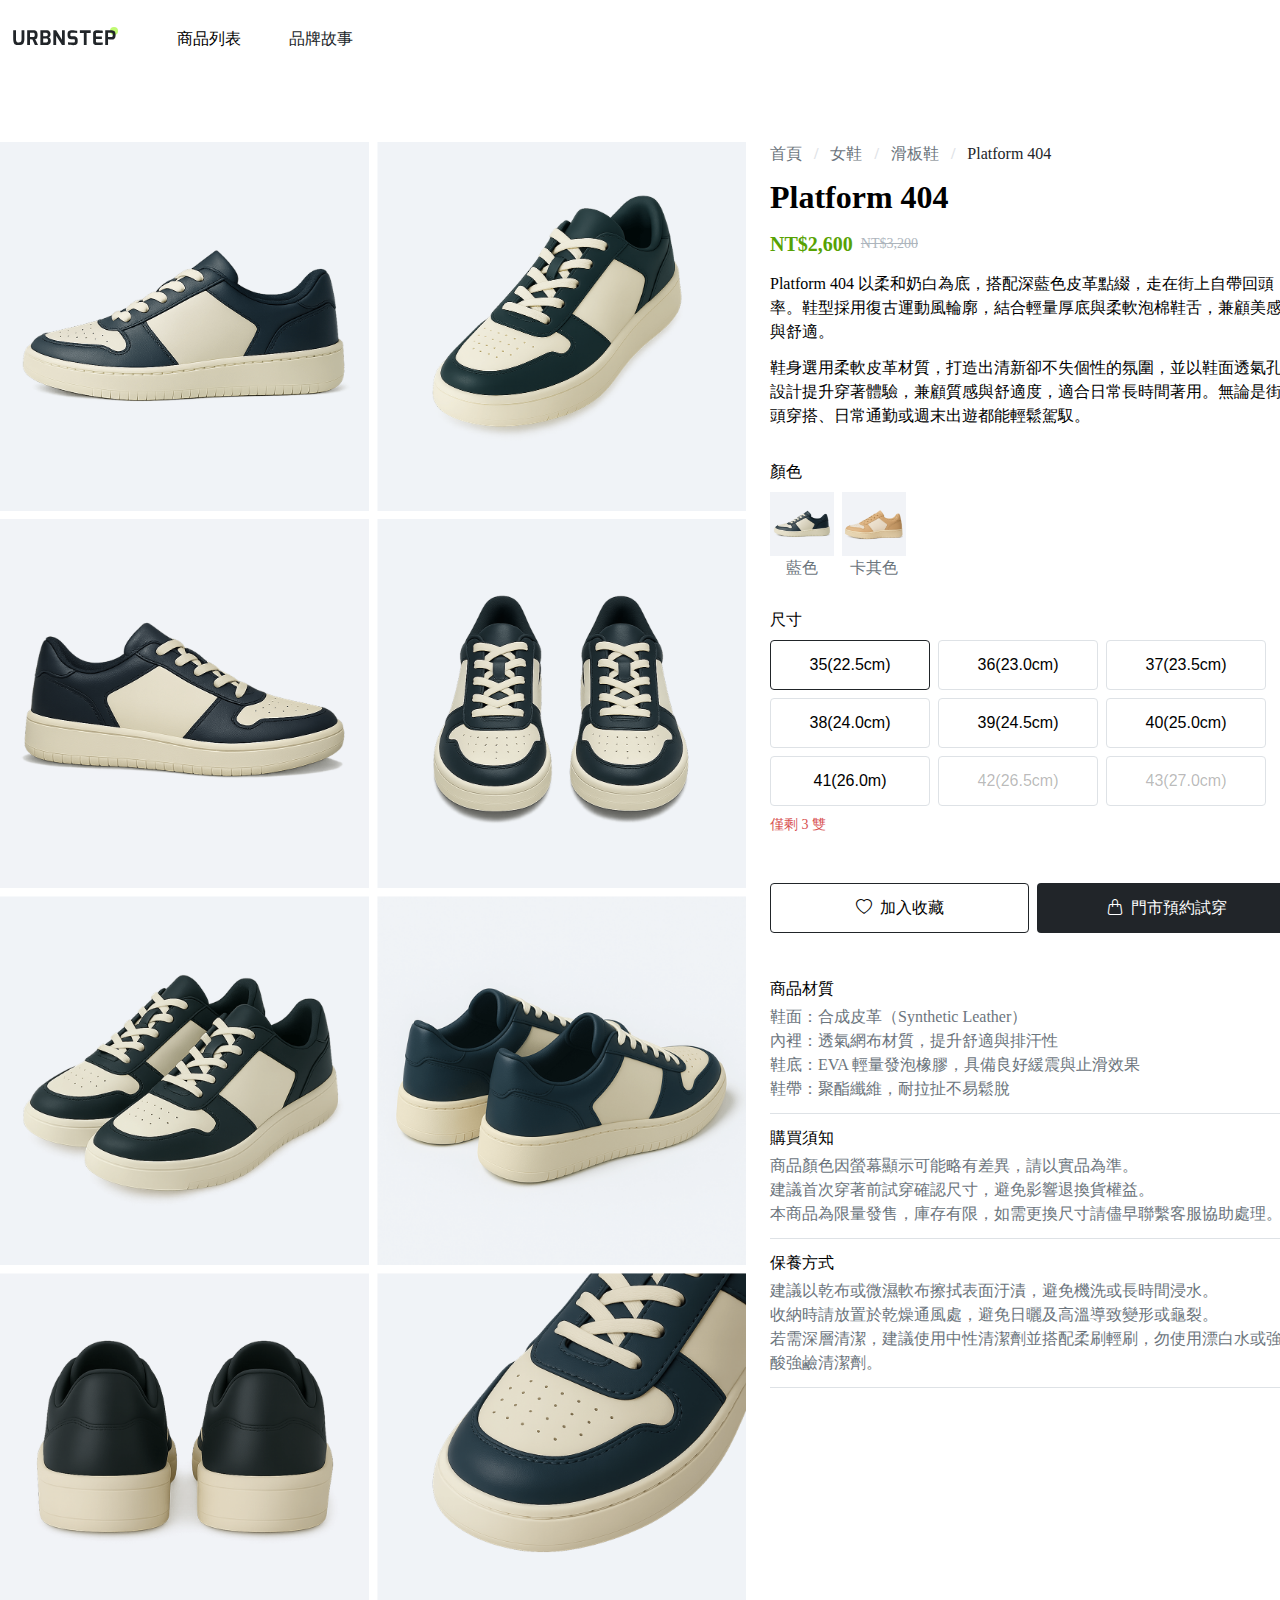
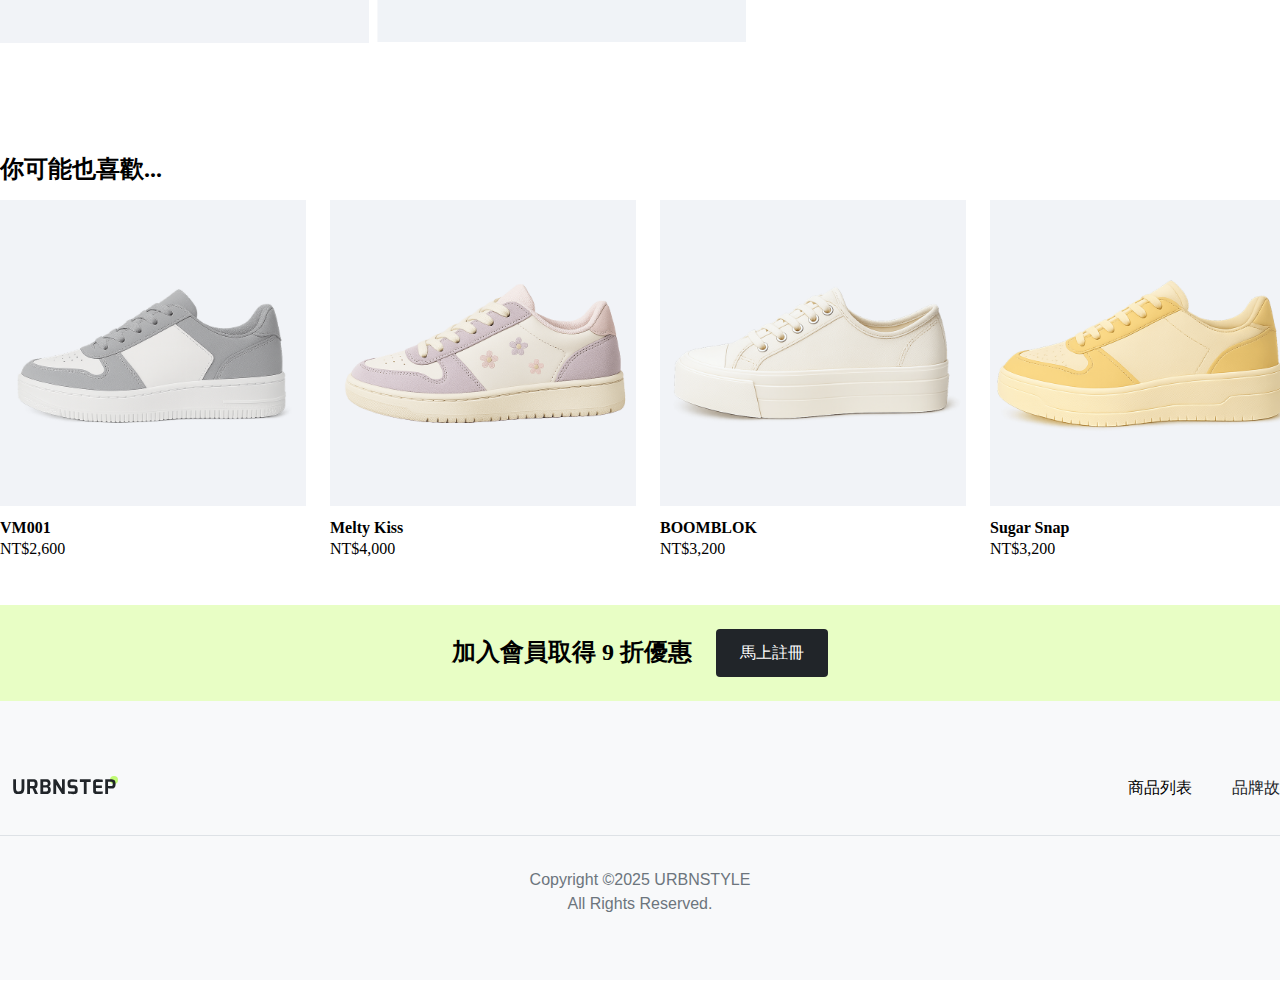
<file: product.html>
<!DOCTYPE html>
<html lang="en">
<head>
    <meta charset="UTF-8">
    <meta name="viewport" content="width=device-width, initial-scale=1.0">
    <title>w1作業-2</title>
<link rel="stylesheet" href="reset.css">
<link rel="stylesheet" href="all.css">
<link rel="stylesheet" href="product.css">
<link rel="stylesheet" href="https://cdn.jsdelivr.net/npm/bootstrap-icons@1.10.5/font/bootstrap-icons.css">

</head>
<body>
    <nav class="container py-16 d-flex align-center justify-between">
     <ul class="d-flex align-center">
     <li class="mr-48"><a href="index.html">
        <img src="img/logo.svg" alt=""></a></li>
     <li class="mr-48"><a href="products.html" class="py-12">商品列表</a></li>
     <li><a href="story.html" class="py-12 black">品牌故事</a></li>

     </ul>
     <a href="#" class="py-12"><i class="bi bi-person"></i></a>
    </nav>
    <main class="container py-64">
      <div class="row">
        <div class="col-7">
            <div class="product-row">
                <div class="product-col mb-8">
                  <img src="img/image.png" alt="商品圖片">
                </div>  
                <div class="product-col mb-8">
                  <img src="img/image-1.png" alt="商品圖片">
                </div> 
                <div class="product-col mb-8">
                  <img src="img/image-2.png" alt="商品圖片">
                </div> 
                <div class="product-col mb-8">
                  <img src="img/image-3.png" alt="商品圖片">
                </div> 
                <div class="product-col mb-8">
                  <img src="img/image-4.png" alt="商品圖片">
                </div> 
                <div class="product-col mb-8">
                  <img src="img/image-5.png" alt="商品圖片">
                </div> 
                <div class="product-col">
                  <img src="img/image-6.png" alt="商品圖片">
                </div> 
                <div class="product-col">
                  <img src="img/image-7.png" alt="商品圖片">
                </div> 
            </div>
        </div>
        <div class="col-5 mb-32">
          <nav class="mb-12">
            <ol class="d-flex breadcrumb">
              <li class="breadcrumb-item"><a href="index.html" class="breadcrumb-link">首頁</a></li>
              <li class="breadcrumb-link">女鞋</li>
              <li class="breadcrumb-link">滑板鞋</li>
              <li class="breadcrumb-item">Platform 404</li>
            </ol>
          </nav>
    
          <h1 class="h2 mb-16">Platform 404</h1>
          <div class="d-flex align-center mb-16">
          <p class="h5 green mb-0">NT$2,600</p>
          <del class="del-price">NT$3,200</del>
          </div>
          <p class="md mb-12">Platform 404 以柔和奶白為底，搭配深藍色皮革點綴，走在街上自帶回頭率。鞋型採用復古運動風輪廓，結合輕量厚底與柔軟泡棉鞋舌，兼顧美感與舒適。</p>
          <p class="md mb-32">鞋身選用柔軟皮革材質，打造出清新卻不失個性的氛圍，並以鞋面透氣孔設計提升穿著體驗，兼顧質感與舒適度，適合日常長時間著用。無論是街頭穿搭、日常通勤或週末出遊都能輕鬆駕馭。</p>
          <div>
            <h3 class="mb-8 md">顏色</h3>
            <div class="d-flex mb-32">
                <div class="product-color mr-8">
                    <img src="img/product.png" alt="藍色" class="mb-4">
                    <p>藍色</p>
                </div>
                <div class="product-color">
                    <img src="img/product-1.png" alt="卡其色" class="mb-4">
                    <p>卡其色</p>
                </div>


            </div>
        
            <h3 class="mb-8 md">尺寸</h3>
          </div>
          <div class="d-flex flex-wrap gap-8 mb-8">
            <button type="button" class="btn button-size active">35(22.5cm)
            </button>
            <button type="button" class="btn button-size">36(23.0cm)
            </button>
            <button type="button" class="btn button-size">37(23.5cm)
            </button>
            <button type="button" class="btn button-size">38(24.0cm)
            </button>
            <button type="button" class="btn button-size">39(24.5cm)
            </button>
            <button type="button" class="btn button-size">40(25.0cm)
            </button>
            <button type="button" class="btn button-size">41(26.0m)
            </button>
            <button type="button" class="btn button-size" disabled>42(26.5cm)
            </button>
            <button type="button" class="btn button-size" disabled>43(27.0cm)
            </button>
          </div>
          <p class="sm red mb-48">僅剩 3 雙</p>
          <div class="product-action mb-32">
            <button type="button" class="btn btn-light"><i class="bi bi-heart"></i>加入收藏</button>
            <button type="button" class="btn btn-dark"><i class="bi bi-handbag"></i>門市預約試穿</button>
          </div>
           <ul>
            <li class="py-12 product-info-item">
                <h4 class="md mb-4 product-info-title">商品材質</h4>
                <p>鞋面：合成皮革（Synthetic Leather）</p>
                <p>內裡：透氣網布材質，提升舒適與排汗性</p>
                <p>鞋底：EVA 輕量發泡橡膠，具備良好緩震與止滑效果</p>
                <p>鞋帶：聚酯纖維，耐拉扯不易鬆脫</p>
            </li>
            <li class="py-12 product-info-item">
                <h4 class="md mb-4 product-info-title">購買須知</h4>
                <p>商品顏色因螢幕顯示可能略有差異，請以實品為準。</p>
                <p>建議首次穿著前試穿確認尺寸，避免影響退換貨權益。</p>
                <p>本商品為限量發售，庫存有限，如需更換尺寸請儘早聯繫客服協助處理。</p>
            </li>
            <li class="py-12 product-info-item">
                <h4 class="md mb-4 product-info-title">保養方式</h4>
                <p>建議以乾布或微濕軟布擦拭表面汙漬，避免機洗或長時間浸水。</p>
                <p>收納時請放置於乾燥通風處，避免日曬及高溫導致變形或龜裂。</p>
                <p>若需深層清潔，建議使用中性清潔劑並搭配柔刷輕刷，勿使用漂白水或強酸強鹼清潔劑。</p>
            </li>
          </ul>
           </div>
           
      </div>
    </main>
        <div class=" container py-48 mb-40">
            <h2 class="h4 mb-16">你可能也喜歡...</h2>
            <div class="row">
                <div class="col-3">
                    <a href="product.html">
                        <img src="img/product-2.png" alt="VM001" class="mb-12"></a>
                        <h4 class="h6 mb-4">VM001</h4>
                        <p>NT$2,600</p>
                </div>
                <div class="col-3">
                    <a href="product.html">
                        <img src="img/product-3.png" alt="Melty Kiss" class="mb-12"></a>
                        <h4 class="h6 mb-4">Melty Kiss</h4>
                        <p>NT$4,000</p>
                </div>
                <div class="col-3">
                    <a href="product.html">
                        <img src="img/product-4.png" alt="BOOMBLOK" class="mb-12"></a>
                        <h4 class="h6 mb-4">BOOMBLOK</h4>
                        <p>NT$3,200</p>
                </div>
                 <div class="col-3">
                    <a href="product.html">
                        <img src="img/product-7.png" alt="Sugar Snap" class="mb-12"></a>
                        <h4 class="h6 mb-4">Sugar Snap</h4>
                        <p>NT$3,200</p>
                </div>

            </div>
        </div>
        <div class="bg-primary-200">
        <div class="d-flex justify-center align-center py-24">     
      <p class="h4 mr-24">加入會員取得 9 折優惠</p>
      <button type="button" class="btn btn-dark">馬上註冊</button>
      </div>
      </div>

        <footer class="footer pt-64">
      <div class="container d-flex justify-between pb-24">
          <a href="index.html"><img src="img/logo.svg" alt=""></a>
         <ul class="d-flex align-center">
          <li><a href="products.html" class="py-12 mr-40">商品列表</a></li>
          <li><a href="story.html" class="py-12 black">品牌故事</a></li>
          </ul>
      </div>

    <p class="border-top">Copyright &copy;2025 URBNSTYLE<br>All Rights Reserved.</p>
       
        </footer>
</file>
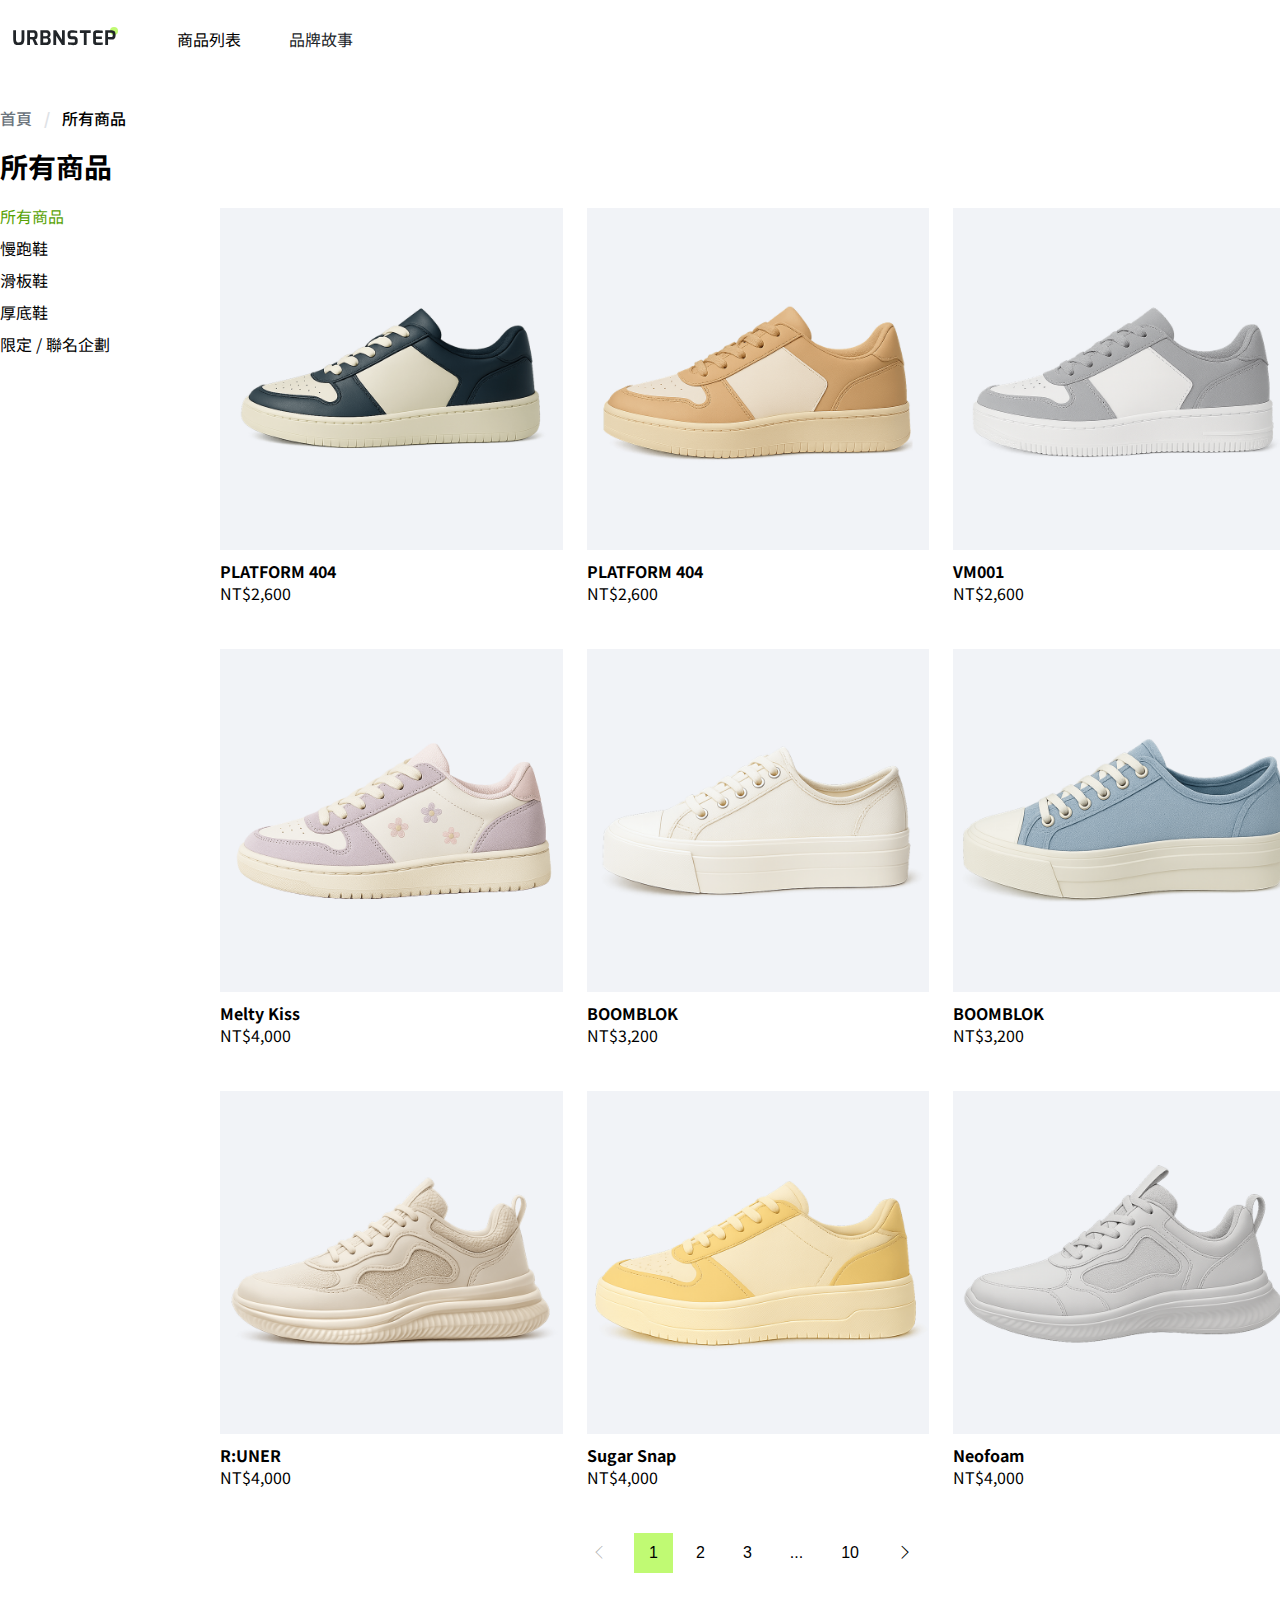
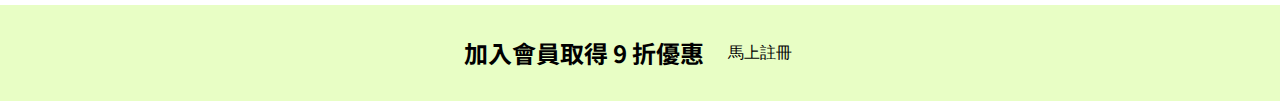
<file: products.html>
<!DOCTYPE html>
<html lang="en">
<head>
    <meta charset="UTF-8">
    <meta name="viewport" content="width=device-width, initial-scale=1.0">
    <title>w1作業-2</title>
<link rel="stylesheet" href="reset.css">
<link rel="stylesheet" href="all.css">
<link rel="stylesheet" href="products.css">
</head>
<body>
    <nav class="container py-16 d-flex align-center justify-between">
     <ul class="d-flex align-center">
     <li class="mr-48"><a href="index.html">
        <img src="img/logo.svg" alt=""></a></li>
     <li class="mr-48"><a href="products.html" class="py-12">商品列表</a></li>
     <li><a href="story.html" class="py-12 black">品牌故事</a></li>

     </ul>
     <a href="#" class="py-12"><i class="bi bi-person"></i></a>

    </nav>
    <main class="container py-32 mb-48">
     <nav class="mb-24">
        <ol class="d-flex breadcrumb">
            <li class="breadcrumb-item"><a href="index.html" class="breadcrumb-link">首頁</a></li>
            <li class="breadcrumb-item">所有商品</li>
        </ol>
     </nav>
     <h1 class="h3 mb-24">所有商品</h1>
     <div class="row">
        <div class="col-2">
            <nav>
                <ul class="category">
                    <li class="mb-16"><a href="#" class="py-8 active">所有商品</a></li>
                    <li class="mb-16"><a href="#" class="py-8 ">慢跑鞋</a></li>
                    <li class="mb-16"><a href="#" class="py-8 ">滑板鞋</a></li>
                    <li class="mb-16"><a href="#" class="py-8 ">厚底鞋</a></li>
                    <li class="mb-16"><a href="#" class="py-8 ">限定 / 聯名企劃</a></li>
                </ul>
            </nav>
         </div>
            <div class="col-10">
                <div class="row a">
                    <div class="col-4">
                        <div class="mb-48">
                         <a href="product.html">
                            <img src="img/product.png" alt="PLATFORM 404" class="mb-12">
                            <h2 class="h6 mb-4">PLATFORM 404</h2>
                            <p>NT$2,600</p>
                         </a>
                        </div>

                    </div>
                    <div class="col-4">
                        <div class="mb-48">
                         <a href="product.html">
                            <img src="img/product-1.png" alt="PLATFORM 404" class="mb-12">
                            <h2 class="h6 mb-4">PLATFORM 404</h2>
                            <p>NT$2,600</p>
                         </a>
                        </div>
                    </div>

                     <div class="col-4">
                        <div class="mb-48">
                         <a href="product.html">
                            <img src="img/product-2.png" alt="VM001" class="mb-12">
                            <h2 class="h6 mb-4">VM001</h2>
                            <p>NT$2,600</p>
                         </a>
                        </div>
                    </div>
                     <div class="col-4">
                        <div class="mb-48">
                         <a href="product.html">
                            <img src="img/product-3.png" alt="Melty Kiss" class="mb-12">
                            <h2 class="h6 mb-4">Melty Kiss</h2>
                            <p>NT$4,000</p>
                         </a>
                        </div>
                    </div>
                     <div class="col-4">
                        <div class="mb-48">
                         <a href="product.html">
                            <img src="img/product-4.png" alt="BOOMBLOK" class="mb-12">
                            <h2 class="h6 mb-4">BOOMBLOK</h2>
                            <p>NT$3,200</p>
                         </a>
                        </div>
                    </div>
                     <div class="col-4">
                        <div class="mb-48">
                         <a href="product.html">
                            <img src="img/product-5.png" alt="BOOMBLOK" class="mb-12">
                            <h2 class="h6 mb-4">BOOMBLOK</h2>
                            <p>NT$3,200</p>
                         </a>
                        </div>
                    </div>
                     <div class="col-4">
                        <div class="mb-48">
                         <a href="product.html">
                            <img src="img/product-6.png" alt="R:UNER" class="mb-12">
                            <h2 class="h6 mb-4">R:UNER</h2>
                            <p>NT$4,000</p>
                         </a>
                        </div>
                    </div>
                     <div class="col-4">
                        <div class="mb-48">
                         <a href="product.html">
                            <img src="img/product-7.png" alt="Sugar Snap" class="mb-12">
                            <h2 class="h6 mb-4">Sugar Snap</h2>
                            <p>NT$4,000</p>
                         </a>
                        </div>
                    </div>
                     <div class="col-4">
                        <div class="mb-48">
                         <a href="product.html">
                            <img src="img/product-8.png" alt="Neofoam" class="mb-12">
                            <h2 class="h6 mb-4">Neofoam</h2>
                            <p>NT$4,000</p>
                         </a>
                        </div>
                     </div>

                 </div>
            <ul class="d-flex justify-center align-center">
                     <li class="mr-12 page-item">
                    <button type="button"class="btn" disabled><i class="bi bi-chevron-left"></i>
                    </button>
                 </li>
                 <li class="mr-8 page-item">
                    <button type="button"class="btn active">
                    1</button>
                 </li>
                 <li class="mr-8 page-item">
                    <button type="button"class="btn">
                    2</button>
                 </li>
                 <li class="mr-8 page-item">
                    <button type="button"class="btn">
                    3</button>
                 </li>
                 <li class="mr-8 page-item">
                    <button type="button"class="btn">
                    ...</button>
                 </li>
                 <li class="mr-8 page-item">
                    <button type="button"class="btn">
                    10</button>
                 </li>
                 <li class="mr-12 page-item">
                    <button type="button"class="btn"><i class="bi bi-chevron-right"></i>
                    </button>
                 </li>
            </ul>
            </div>
        </div>
     </div>
    </main>
    <div class="bg-primary-200">
  <div class="d-flex justify-center align-center py-24">     
     <p class="h4">加入會員取得 9 折優惠</p>
      <button type="button" class="btn">馬上註冊</button>
    </div>
</body>
</html>
</file>
<file: all.css>
.green {
  color: #57a203;
}
.gray {
    color:#6C757D ;
}
.white{
    color: #FFFFFF;
}
.black {
  color: #212529;
}
.mb-48 {
  margin-bottom: 48px;
}
.pt-56{
padding-top: 56px;}
.mt-48 {
  margin-top: 48px;
}
.mt-64 {
  margin-top: 64px;
}
.mb-12 {
  margin-bottom: 12px;
}
.mb-4 {
  margin-bottom: 4px;
}

.mb-16 {
  margin-bottom: 16px;
}
.mb-24 {
  margin-bottom: 24px;
}
.mb-64 {
  margin-bottom: 64px;
}
.mr-48{
    margin-right: 48px;
}
.mr-40{
    margin-right: 40px;
}
.mr-24{
    margin-right: 24px;
}

.mr-12{
    margin-right: 12px;
}
.mr-8{
    margin-right: 8px;
}
.pb-24 {
  padding-bottom: 24px;
}
.pb-32 {
  padding-bottom: 32px;
}
.py-32 {
  padding: 32px 0;
}
.py-16 {
  padding: 16px 0;
}
.py-8{
    padding: 8px 0;
}
.py-24 {
  padding: 24px 0;
}
.pt-64{
    padding-top: 64px;
}
.pb-64{
    padding-bottom: 64px;
}

.py-12 {
  padding: 12px 0;
}

.d-flex{
    display: flex;
}

.justify-between{
    justify-content: space-between;
}
.justify-center{
    justify-content: center;
}
.align-center{
    align-items: center;
}
.flex-wrap{
    flex-wrap: wrap;
}
 a{
    text-decoration: none;
     color: #000;
}

.h3{
    font-weight: 700;
    font-size: 28px;
    line-height: 120%;
    letter-spacing: 5%;
}
.h4{
    font-weight: 700;
    line-height: 120%;
    letter-spacing: 5%;
    font-size: 24px;
}

.h6 {
    font-weight: 700;
    line-height: 120%;
    letter-spacing: 5%;

}
.container{
    width: 1296px;
   margin: 0 auto;
    text-decoration: none;
    color: #000;
}
.row{
    display: flex;
    flex-wrap: wrap;
    margin-right: -12px;
    margin-left: -12px;
}
.col-1{
    padding-left: 12px;
    padding-right: 12px;
    width:calc(100%/12) ;
}
.col-2{
    padding-left: 12px;
    padding-right: 12px;
    width:calc(100%/12*2) ;
}
.col-3{
    padding-left: 12px;
    padding-right: 12px;
    width:calc(100%/12*3) ;
}
.col-4{
    padding-left: 12px;
    padding-right: 12px;
    width:calc(100%/12*4) ;
}
.col-5{
    padding-left: 12px;
    padding-right: 12px;
    width:calc(100%/12*5) ;
}
.col-6{
    padding-left: 12px;
    padding-right: 12px;
    width:calc(100%/12*6) ;
}
.col-7{
    padding-left: 12px;
    padding-right: 12px;
    width:calc(100%/12*7) ;
}
.col-8{
    padding-left: 12px;
    padding-right: 12px;
    width:calc(100%/12*8) ;
}
.col-9{
    padding-left: 12px;
    padding-right: 12px;
    width:calc(100%/12*9) ;
}
.col-10{
    padding-left: 12px;
    padding-right: 12px;
    width:calc(100%/12*10) ;
}
.col-11{
    padding-left: 12px;
    padding-right: 12px;
    width:calc(100%/12*11) ;
}
.col-12{
    padding-left: 12px;
    padding-right: 12px;
    width:calc(100%/12*12) ;
}
.breadcrumb-item + .breadcrumb-item::before {
    content: '/';
    padding: 0 12px;
    color:#DEE2E6;
    font-weight: 700;
}
.breadcrumb-item {
    display: flex;
    font-weight: 500;
}
.breadcrumb-link {
    color: #6C757D;
}
img {
  max-width: 100%;
  height: auto;
  display: block;
}
.btn {
    border-radius: 4px;
    padding: 12px 24px;
    font-size: 16px;
    font-weight: 500;
    line-height: 1.5;
    cursor: pointer;
    border: none;
    background-color: transparent;

}

.page-item .btn{
    padding: 8px 15px;
    border-radius: 0;
    font-weight: 400;
}
.page-item .active{
    background-color: #C0FA73;
    font-weight: 500;
}
.bg-primary-200{
    background-color: #E8FEC5;

}

.btn-dark{
    background-color: #212529;
    color: white;
}
.footer {
  width: 100%;
  height: auto;
  background: #f8f9fa;
  color: #6c757d;
  text-align: center;
 
}
.footer p {
  padding-top: 32px;
  margin-bottom: 4px;
  line-height: 150%;
  letter-spacing: 5%;
  font-family: "Noto Sans TC", sans-serif;
  font-weight: 400;
}
.border-top{
border-top:1px solid #DEE2E6;
padding-bottom: 64px;
}
</file>
<file: product.css>
*, *::before, *::after {
  box-sizing: border-box;
}

.green {
  color: #57a203;
}
.gray {
    color:#6C757D ;
}
.white{
    color: #FFFFFF;
}
.black {
  color: #212529;
}
.red{
    color: #D74F4F;

}
.mb-48 {
  margin-bottom: 48px;
}
.pt-56{
padding-top: 56px;}
.mt-48 {
  margin-top: 48px;
}
.mt-64 {
  margin-top: 64px;
}
.mb-12 {
  margin-bottom: 12px;
}
.mb-4 {
  margin-bottom: 4px;
}
.mb-8{
    margin-bottom: 8px;
}
.mb-16 {
  margin-bottom: 16px;
}
.mb-24 {
  margin-bottom: 24px;
}
.mb-32 {
  margin-bottom: 32px;
}
.mb-64 {
  margin-bottom: 64px;
}
.mr-48{
    margin-right: 48px;
}
.mr-40{
    margin-right: 40px;
}
.mr-24{
    margin-right: 24px;
}
.mt-4{
    margin-top: 4px;
}

.mr-12{
    margin-right: 12px;
}
.mr-8{
    margin-right: 8px;
}
.pb-24 {
  padding-bottom: 24px;
}
.pb-32 {
  padding-bottom: 32px;
}
.py-32 {
  padding: 32px 0;
}
.py-16 {
  padding: 16px 0;
}
.py-8{
    padding: 8px 0;
}
.py-24 {
  padding: 24px 0;
}
.pt-64{
    padding-top: 64px;
}
.pb-64{
    padding-bottom: 64px;
}

.py-12 {
  padding: 12px 0;
}
.py-48 {
  padding: 48px 0;
}
.py-64 {
  padding: 64px 0;
}

.d-flex{
    display: flex;
}

.justify-between{
    justify-content: space-between;
}
.justify-center{
    justify-content: center;
}
.align-center{
    align-items: center;
}
.flex-wrap{
    flex-wrap: wrap;
}
.gap-8{
    gap: 8px;
}
 a{
    text-decoration: none;
     color: #000;
}

.h2{
    font-weight: 700;
    font-size: 32px;
    line-height: 120%;
    letter-spacing: 5%;
}
.h3{
    font-weight: 700;
    font-size: 28px;
    line-height: 150%;
    letter-spacing: 5%;
}
.h4{
    font-weight: 700;
    line-height: 120%;
    letter-spacing: 5%;
    font-size: 24px;
}
.h5{
    font-weight: 700;
    line-height: 120%;
    letter-spacing: 5%;
    font-size: 20px;
}
.h6 {
    font-weight: 700;
    line-height: 120%;
    letter-spacing: 5%;

}
.md{
    font-weight: 400;
    line-height: 150%;
    letter-spacing: 5%;
}

.sm{
    font-weight: 400;
    line-height: 150%;
    letter-spacing: 5%;
    font-size: 14px;

}
.container{
    width: 1296px;
   margin: 0 auto;
    text-decoration: none;
    color: #000;
}
.row{
    display: flex;
    flex-wrap: wrap;
    margin-right: -12px;
    margin-left: -12px;
}
.col-1{
    padding-left: 12px;
    padding-right: 12px;
    width:calc(100%/12) ;
}
.col-2{
    padding-left: 12px;
    padding-right: 12px;
    width:calc(100%/12*2) ;
}
.col-3{
    padding-left: 12px;
    padding-right: 12px;
    width:calc(100%/12*3) ;
}
.col-4{
    padding-left: 12px;
    padding-right: 12px;
    width:calc(100%/12*4) ;
}
.col-5{
    padding-left: 12px;
    padding-right: 12px;
    width:calc(100%/12*5) ;
}
.col-6{
    padding-left: 12px;
    padding-right: 12px;
    width:calc(100%/12*6) ;
}
.col-7{
    padding-left: 12px;
    padding-right: 12px;
    width:calc(100%/12*7) ;
}
.col-8{
    padding-left: 12px;
    padding-right: 12px;
    width:calc(100%/12*8) ;
}
.col-9{
    padding-left: 12px;
    padding-right: 12px;
    width:calc(100%/12*9) ;
}
.col-10{
    padding-left: 12px;
    padding-right: 12px;
    width:calc(100%/12*10) ;
}
.col-11{
    padding-left: 12px;
    padding-right: 12px;
    width:calc(100%/12*11) ;
}
.col-12{
    padding-left: 12px;
    padding-right: 12px;
    width:calc(100%/12*12) ;
}
.breadcrumb-item + .breadcrumb-link::before {
    content: '/';
    padding: 0 12px;
    color:#DEE2E6;
    font-weight: 700;
}
.breadcrumb-link + .breadcrumb-link::before {
    content: '/';
    padding: 0 12px;
    color:#DEE2E6;
    font-weight: 700;
}
.breadcrumb-link + .breadcrumb-item::before {
    content: '/';
    padding: 0 12px;
    color:#DEE2E6;
    font-weight: 700;
}

.breadcrumb-item {
    display: flex;
    font-weight: 500;
    color: #212529;
    line-height: 1.5;
    letter-spacing: 5%;
    
}
.breadcrumb-link {
    color: #6C757D;
    font-size: 16px;
    font-weight: 500;
    line-height: 1.5;
    letter-spacing: 5%;
}
img {
  max-width: 100%;
  height: auto;
  display: block;
}
.btn {
    border-radius: 4px;
    padding: 12px 24px;
    font-size: 16px;
    font-weight: 500;
    line-height: 1.5;
    cursor: pointer;
    border: none;
    background-color: transparent;

}

.page-item .btn{
    padding: 8px 15px;
    border-radius: 0;
    font-weight: 400;
}
.page-item .active{
    background-color: #C0FA73;
    font-weight: 500;
}
.bg-primary-200{
    background-color: #E8FEC5;

}
.btn-light{
    border: 1px solid #212529;
}

.btn-dark{
    background-color: #212529;
    color: white;
}
.footer {
  width: 100%;
  height: auto;
  background: #f8f9fa;
  color: #6c757d;
  text-align: center;
 
}
.footer p {
  padding-top: 32px;
  margin-bottom: 4px;
  line-height: 150%;
  letter-spacing: 5%;
  font-family: "Noto Sans TC", sans-serif;
  font-weight: 400;
}
.border-top{
border-top:1px solid #DEE2E6;
padding-bottom: 64px;
}

.product-row{
    display: flex;
    flex-wrap: wrap;
    margin-left: -4px;
    margin-right: -4px;

}
.product-col{
width: calc(100%/12*6);
padding-right: 4px;
padding-left: 4px;
}

.del-price{
font-size: 14px;
font-weight: 400;
color: #ADB5BD;
padding-left: 8px;
line-height: 1;

}
.mb-0 {
  margin-bottom: 0;
}
.product-color{
    width: 64px;
    text-align: center;
    color: #6C757D;
}
.button-size{
    border: 1px solid #DEE2E6;
    width: 160px;
}
.button-size.active,
.button-size:hover{
    border-color:#212529;
}
.product-action{
    display: flex;
    gap: 8px;
}
.product-action .btn{
width: 50%;
}
.product-action .bi-heart{
    padding-right: 8px;
    color: #000;
}
.product-action .bi-handbag{
    padding-right: 8px;
    color:white;
}
.product-info-title{
    font-weight: 500;
}
.product-info-item p{
    color:#6C757D;
    font-weight: 400;
    line-height: 150%;
    letter-spacing: 5%;
}
.product-info-item {
    border-bottom: 1px solid #DEE2E6;
}
</file>
<file: products.css>
@import url('https://fonts.googleapis.com/css2?family=Noto+Sans+TC:wght@100..900&display=swap');

@import url("https://cdn.jsdelivr.net/npm/bootstrap-icons@1.13.1/font/bootstrap-icons.min.css");

*,
*::before,
*::after {
  box-sizing: border-box;
}
body{
    font-family: "Noto Sans TC", sans-serif;
    
}
.category .active{
    color: #57A203;
}
</file>
